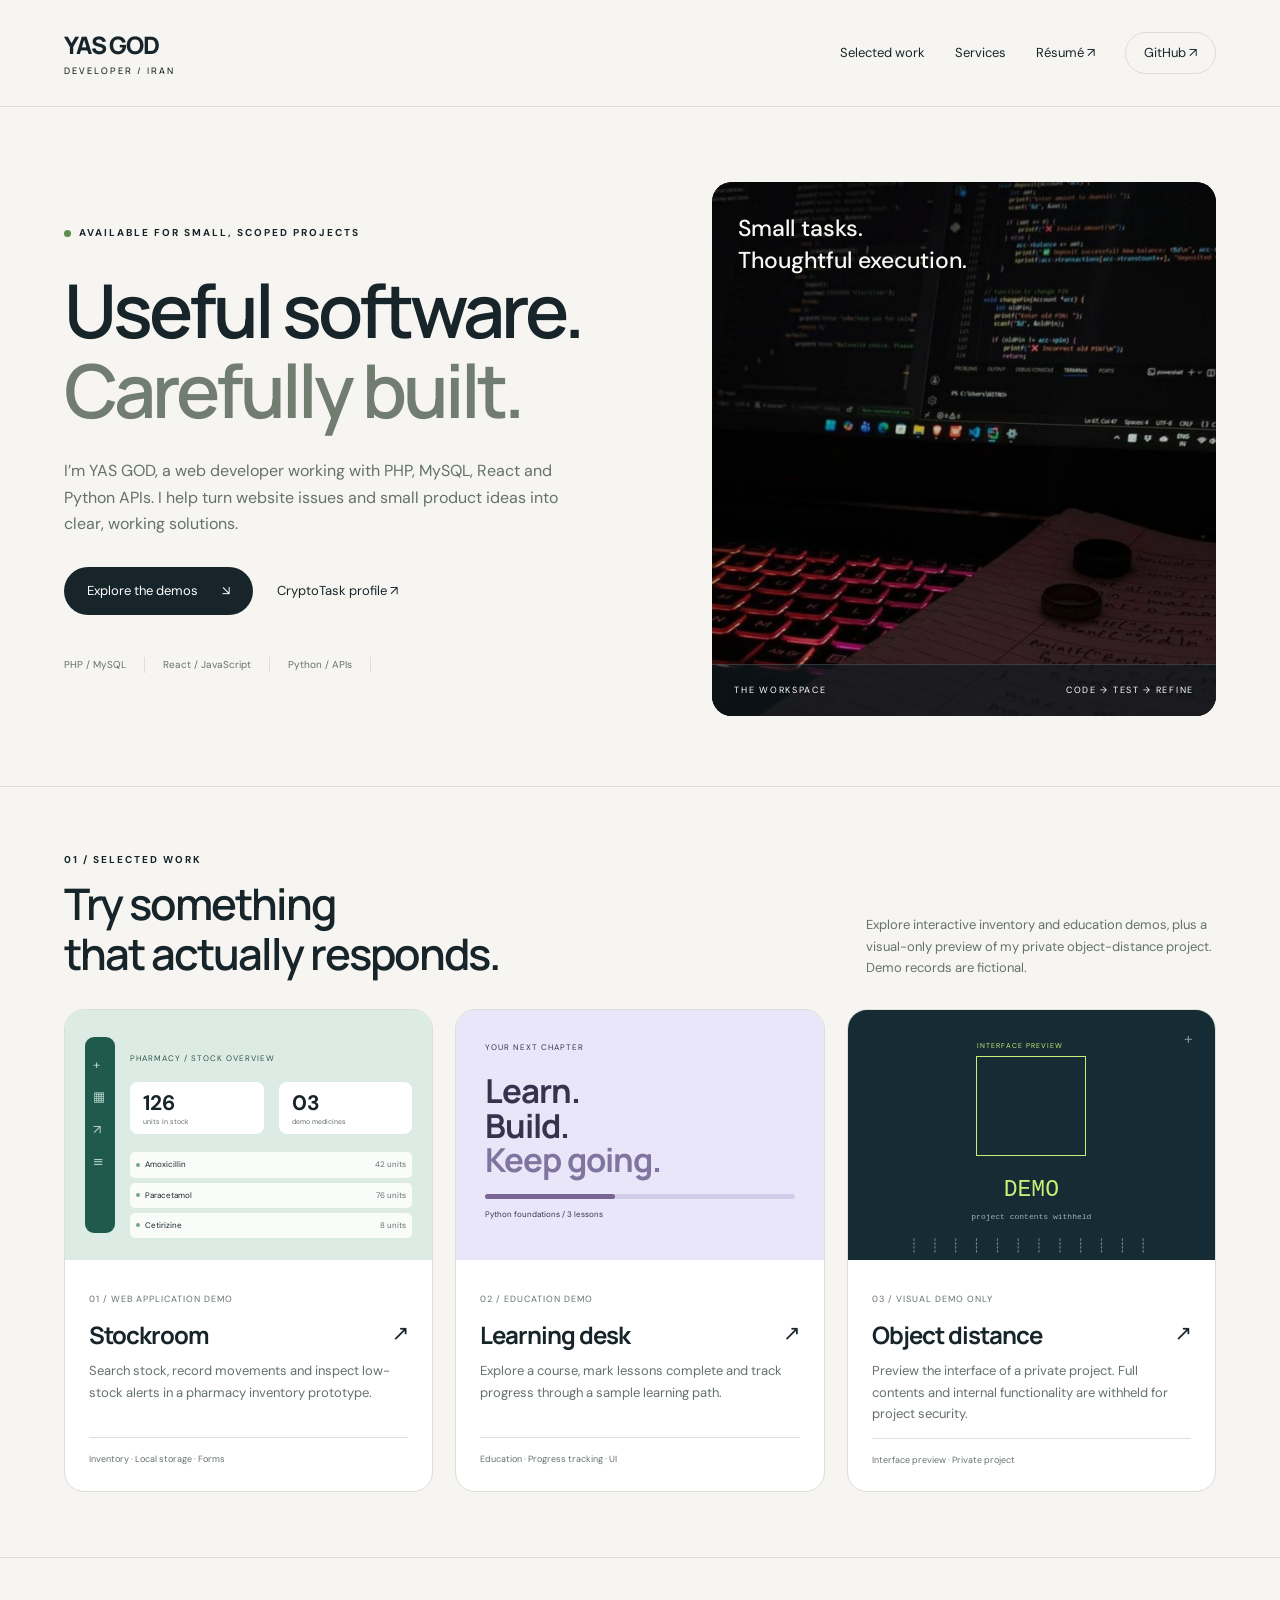
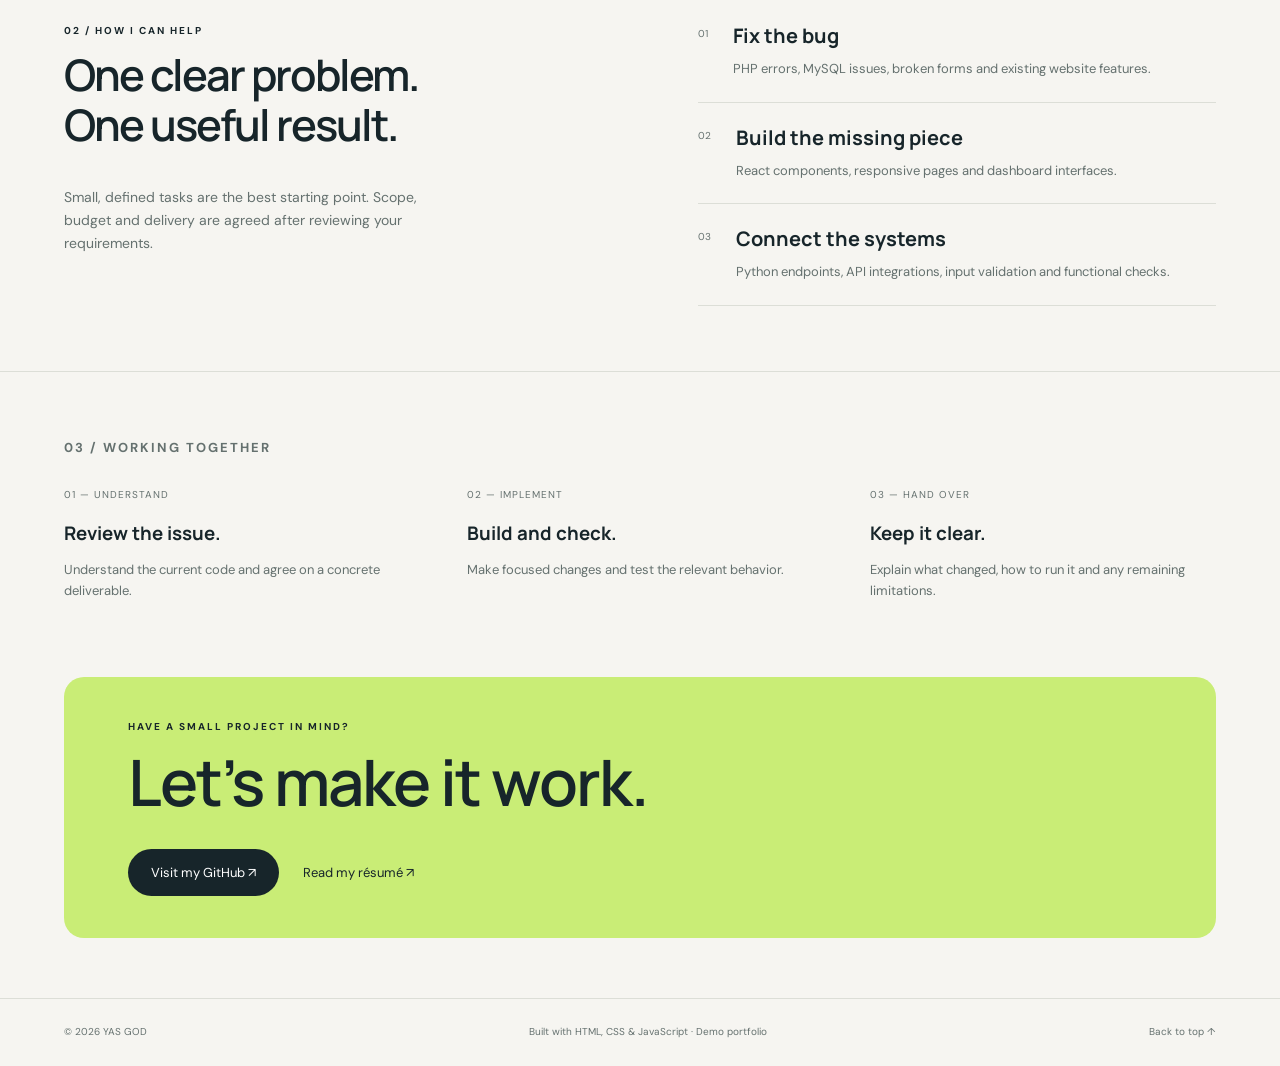
<file: index.html>
<!doctype html>
<html lang="en"><head><meta charset="utf-8"><meta name="viewport" content="width=device-width,initial-scale=1"><meta name="description" content="YAS GOD — web development portfolio. PHP, MySQL, React and Python APIs. Explore inventory and education demos, plus a visual-only object-distance project preview."><meta name="theme-color" content="#111b20"><title>YAS GOD — Web Developer</title><link rel="stylesheet" href="styles.css"></head>
<body><a class="skip" href="#main">Skip to content</a><header><a class="wordmark" href="#">YAS GOD<span>DEVELOPER / IRAN</span></a><nav aria-label="Main"><a href="#work">Selected work</a><a href="#services">Services</a><a href="resume.html">Résumé ↗</a><a class="nav-contact" href="https://github.com/yasinor009">GitHub ↗</a></nav></header>
<main id="main"><section class="hero"><div><p class="eyebrow"><span class="status"></span> AVAILABLE FOR SMALL, SCOPED PROJECTS</p><h1>Useful software.<br><em>Carefully built.</em></h1><p class="lead">I’m YAS GOD, a web developer working with PHP, MySQL, React and Python APIs. I help turn website issues and small product ideas into clear, working solutions.</p><div class="actions"><a class="button" href="#work">Explore the demos <span>↘</span></a><a href="https://www.cryptotask.org/en/freelancers/yas-god/60518">CryptoTask profile ↗</a></div><div class="stack"><span>PHP / MySQL</span><span>React / JavaScript</span><span>Python / APIs</span></div></div><figure class="hero-image"><img src="profile.jpg" alt="A coding workspace with a laptop, illuminated keyboard and handwritten notes" width="1280" height="1280"><figcaption><span>THE WORKSPACE</span><span>CODE → TEST → REFINE</span></figcaption><div class="image-note">Small tasks.<br>Thoughtful execution.</div></figure></section>
<section id="work" class="section"><div class="section-heading"><div><p class="eyebrow">01 / SELECTED WORK</p><h2>Try something<br>that actually responds.</h2></div><p>Explore interactive inventory and education demos, plus a visual-only preview of my private object-distance project. Demo records are fictional.</p></div>
<div class="project-grid"><a class="project inventory-card" href="inventory.html"><div class="mini-dashboard"><div class="mini-side">+<br>▦<br>↗<br>≡</div><div class="mini-main"><small>PHARMACY / STOCK OVERVIEW</small><div class="mini-stats"><b>126<span>units in stock</span></b><b>03<span>demo medicines</span></b></div><div class="mini-row"><i></i> Amoxicillin <span>42 units</span></div><div class="mini-row"><i></i> Paracetamol <span>76 units</span></div><div class="mini-row"><i></i> Cetirizine <span>8 units</span></div></div></div><div class="project-caption"><span>01 / WEB APPLICATION DEMO</span><h3>Stockroom <b>↗</b></h3><p>Search stock, record movements and inspect low-stock alerts in a pharmacy inventory prototype.</p><div class="tags">Inventory · Local storage · Forms</div></div></a>
<a class="project academy-card" href="academy.html"><div class="academy-preview"><small>YOUR NEXT CHAPTER</small><h4>Learn.<br>Build.<br><em>Keep going.</em></h4><div class="progress-line"><span></span></div><p>Python foundations / 3 lessons</p></div><div class="project-caption"><span>02 / EDUCATION DEMO</span><h3>Learning desk <b>↗</b></h3><p>Explore a course, mark lessons complete and track progress through a sample learning path.</p><div class="tags">Education · Progress tracking · UI</div></div></a>
<a class="project distance-card" href="distance.html"><div class="distance-preview"><span class="crosshair">+</span><div class="target-box"><small>INTERFACE PREVIEW</small></div><span class="measurement">DEMO <small>project contents withheld</small></span><div class="ticks">┊ ┊ ┊ ┊ ┊ ┊ ┊ ┊ ┊ ┊ ┊ ┊</div></div><div class="project-caption"><span>03 / VISUAL DEMO ONLY</span><h3>Object distance <b>↗</b></h3><p>Preview the interface of a private project. Full contents and internal functionality are withheld for project security.</p><div class="tags">Interface preview · Private project</div></div></a></div></section>
<section id="services" class="section services"><div><p class="eyebrow">02 / HOW I CAN HELP</p><h2>One clear problem.<br>One useful result.</h2><p class="muted">Small, defined tasks are the best starting point. Scope, budget and delivery are agreed after reviewing your requirements.</p></div><div class="service-list"><article><span>01</span><div><h3>Fix the bug</h3><p>PHP errors, MySQL issues, broken forms and existing website features.</p></div></article><article><span>02</span><div><h3>Build the missing piece</h3><p>React components, responsive pages and dashboard interfaces.</p></div></article><article><span>03</span><div><h3>Connect the systems</h3><p>Python endpoints, API integrations, input validation and functional checks.</p></div></article></div></section>
<section class="process section"><p class="eyebrow">03 / WORKING TOGETHER</p><div class="process-grid"><article><span>01 — UNDERSTAND</span><h3>Review the issue.</h3><p>Understand the current code and agree on a concrete deliverable.</p></article><article><span>02 — IMPLEMENT</span><h3>Build and check.</h3><p>Make focused changes and test the relevant behavior.</p></article><article><span>03 — HAND OVER</span><h3>Keep it clear.</h3><p>Explain what changed, how to run it and any remaining limitations.</p></article></div></section>
<section class="contact section"><p class="eyebrow">HAVE A SMALL PROJECT IN MIND?</p><h2>Let’s make it work.</h2><div class="actions"><a class="button" href="https://github.com/yasinor009">Visit my GitHub ↗</a><a href="resume.html">Read my résumé ↗</a></div></section></main><footer><span>© <span id="year">2026</span> YAS GOD</span><span>Built with HTML, CSS & JavaScript · Demo portfolio</span><a href="#">Back to top ↑</a></footer><script src="app.js" defer></script></body></html>
</file>
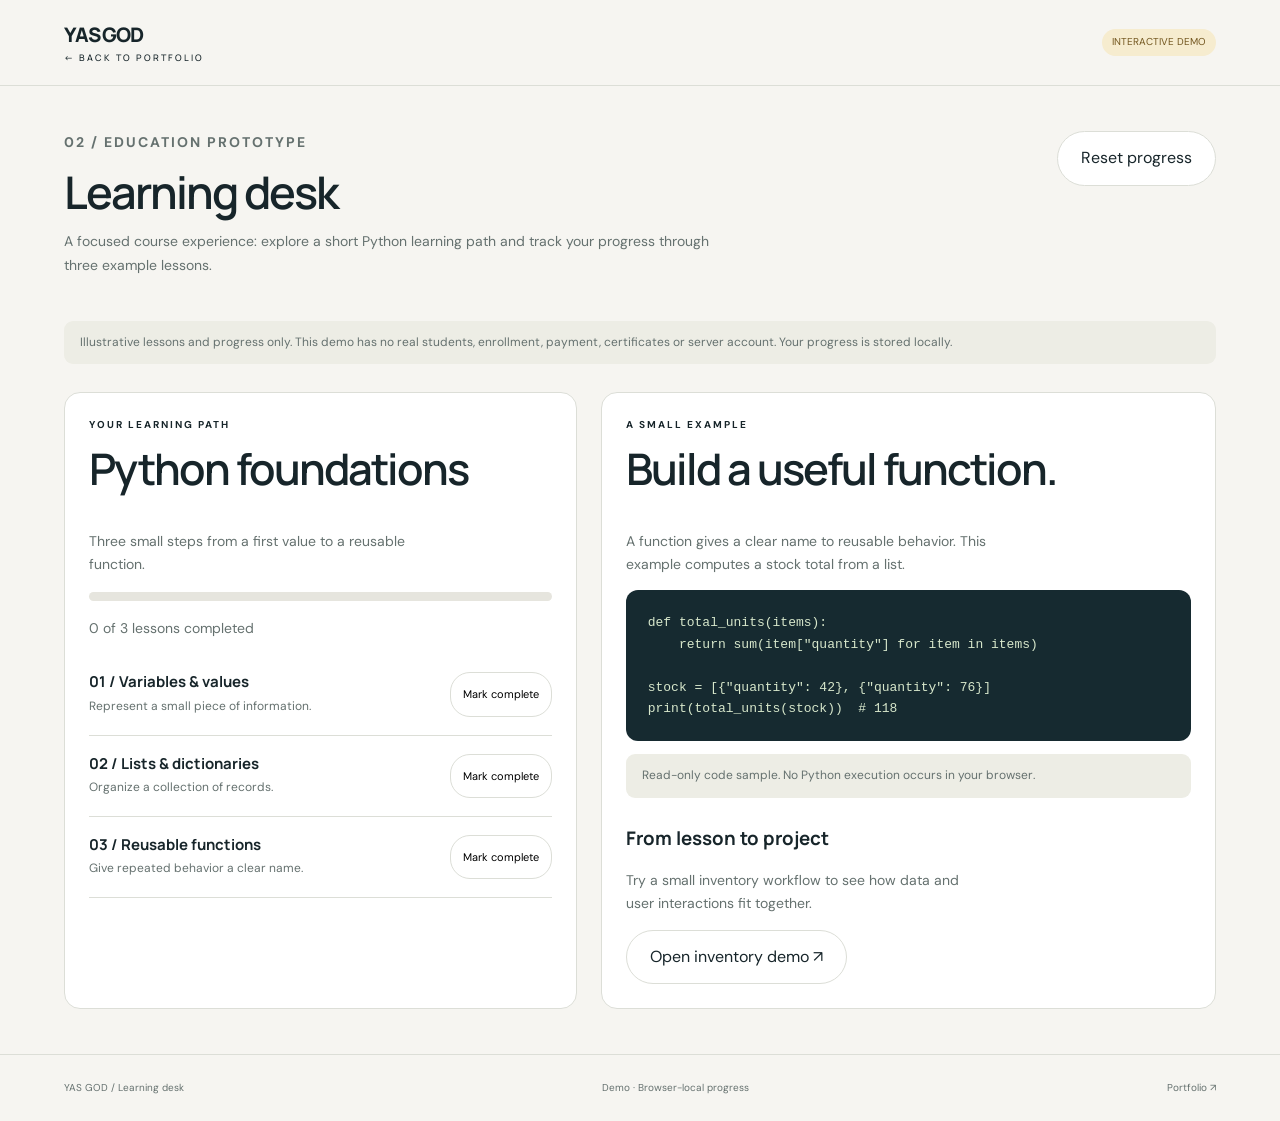
<file: academy.html>
<!doctype html><html lang="en"><head><meta charset="utf-8"><meta name="viewport" content="width=device-width,initial-scale=1"><title>Learning Desk — Education Demo | YAS GOD</title><link rel="stylesheet" href="styles.css"></head><body data-demo="academy"><header class="demo-header"><a class="wordmark" href="index.html">YAS GOD<span>← BACK TO PORTFOLIO</span></a><span class="demo-label">INTERACTIVE DEMO</span></header><main class="demo-main" id="main"><div class="demo-title"><div><p class="eyebrow">02 / EDUCATION PROTOTYPE</p><h1>Learning desk</h1><p>A focused course experience: explore a short Python learning path and track your progress through three example lessons.</p></div><button id="reset" class="button secondary">Reset progress</button></div><p class="notice">Illustrative lessons and progress only. This demo has no real students, enrollment, payment, certificates or server account. Your progress is stored locally.</p><div class="two-col" style="margin-top:28px"><section class="panel"><p class="eyebrow">YOUR LEARNING PATH</p><h2>Python foundations</h2><p class="muted">Three small steps from a first value to a reusable function.</p><div class="large-progress" role="progressbar" aria-label="Lesson completion" aria-valuemin="0" aria-valuemax="100" aria-valuenow="0" id="progress"><span id="progress-fill" style="width:0%"></span></div><p id="progress-label" class="muted" role="status">0 of 3 lessons completed</p><div id="lessons"></div></section><section class="panel"><p class="eyebrow">A SMALL EXAMPLE</p><h2>Build a useful function.</h2><p class="muted">A function gives a clear name to reusable behavior. This example computes a stock total from a list.</p><pre class="code"><code>def total_units(items):
    return sum(item["quantity"] for item in items)

stock = [{"quantity": 42}, {"quantity": 76}]
print(total_units(stock))  # 118</code></pre><p class="notice">Read-only code sample. No Python execution occurs in your browser.</p><h3 style="margin-top:28px">From lesson to project</h3><p class="muted">Try a small inventory workflow to see how data and user interactions fit together.</p><a class="button secondary" href="inventory.html">Open inventory demo ↗</a></section></div></main><footer><span>YAS GOD / Learning desk</span><span>Demo · Browser-local progress</span><a href="index.html">Portfolio ↗</a></footer><script src="app.js" defer></script></body></html>
</file>
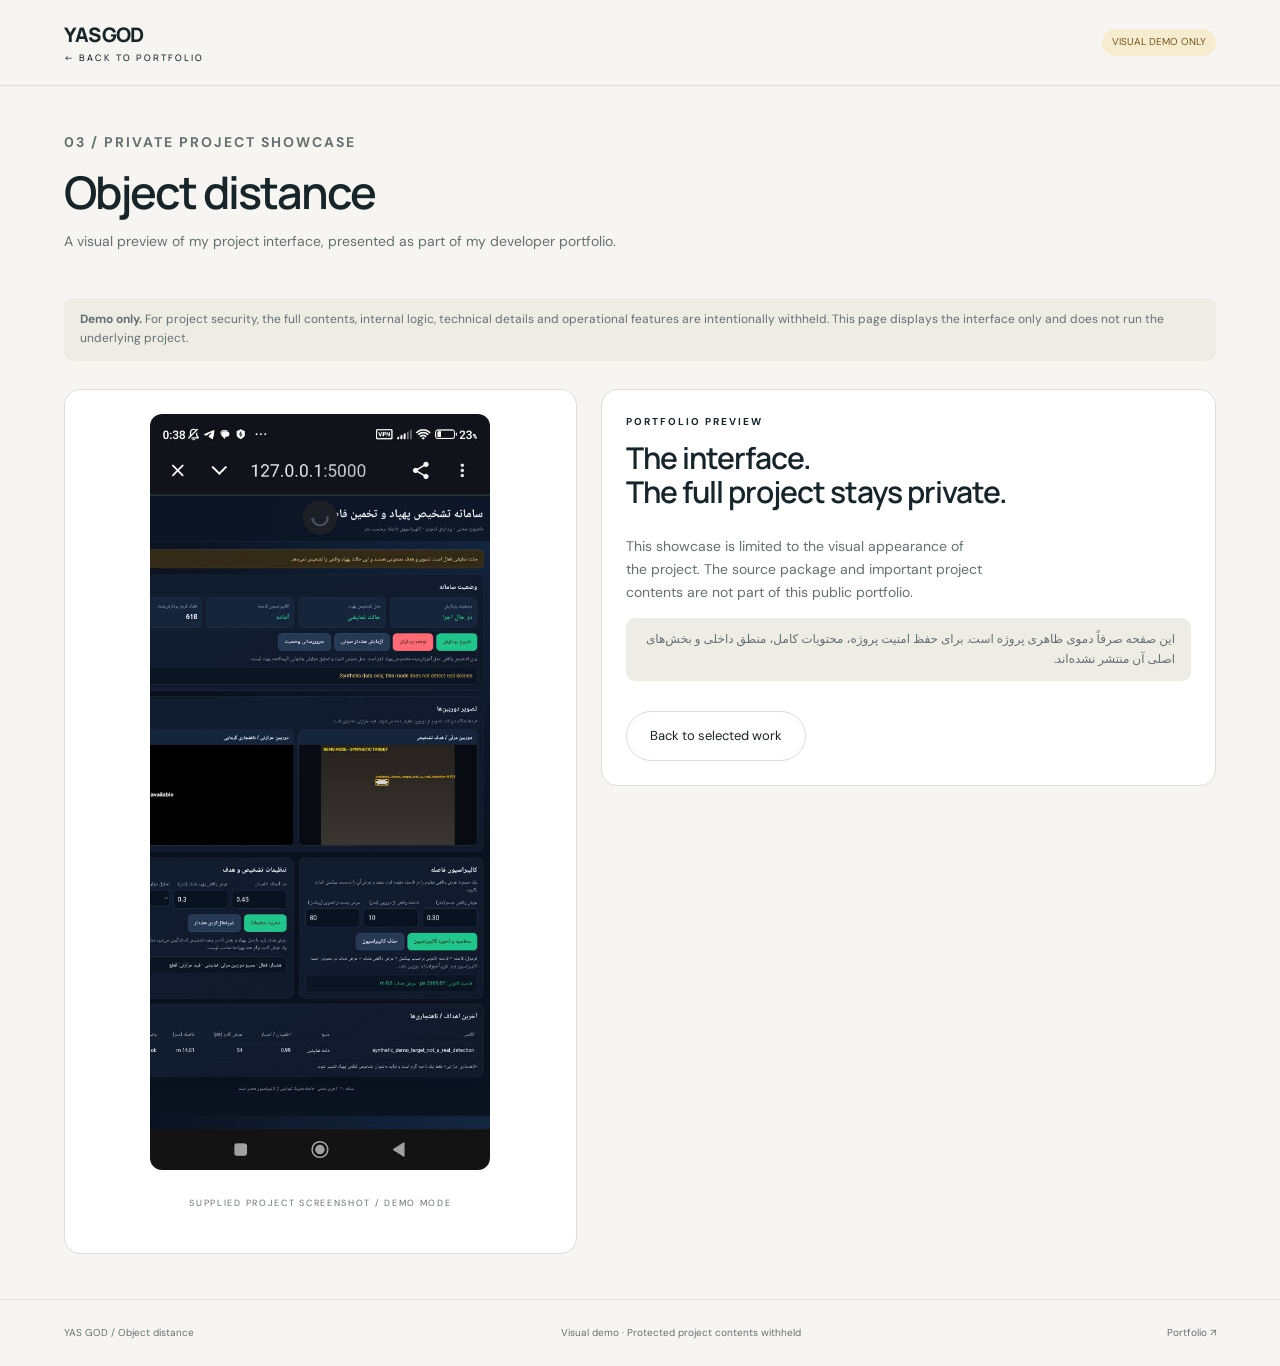
<file: distance.html>
<!doctype html><html lang="en"><head><meta charset="utf-8"><meta name="viewport" content="width=device-width,initial-scale=1"><meta name="description" content="Visual-only preview of an object-distance project. Full contents and internal implementation are withheld for project security."><title>Object Distance — Interface Demo | YAS GOD</title><link rel="stylesheet" href="styles.css"></head><body><header class="demo-header"><a class="wordmark" href="index.html">YAS GOD<span>← BACK TO PORTFOLIO</span></a><span class="demo-label">VISUAL DEMO ONLY</span></header><main class="demo-main" id="main"><div class="demo-title"><div><p class="eyebrow">03 / PRIVATE PROJECT SHOWCASE</p><h1>Object distance</h1><p>A visual preview of my project interface, presented as part of my developer portfolio.</p></div></div><p class="notice"><strong>Demo only.</strong> For project security, the full contents, internal logic, technical details and operational features are intentionally withheld. This page displays the interface only and does not run the underlying project.</p><div class="two-col" style="margin-top:28px;align-items:start"><figure class="panel" style="margin:0;text-align:center"><img src="distance-preview.jpg" alt="Screenshot of the project's dark Persian-language dashboard in demo mode" style="max-width:100%;width:340px;height:auto;border-radius:12px" width="576" height="1280"><figcaption style="position:static;background:none;border:0;color:var(--muted);justify-content:center">SUPPLIED PROJECT SCREENSHOT / DEMO MODE</figcaption></figure><section class="panel"><p class="eyebrow">PORTFOLIO PREVIEW</p><h2 style="font-size:30px;letter-spacing:-1px">The interface.<br>The full project stays private.</h2><p class="muted">This showcase is limited to the visual appearance of the project. The source package and important project contents are not part of this public portfolio.</p><p class="notice" lang="fa" dir="rtl">این صفحه صرفاً دموی ظاهری پروژه است. برای حفظ امنیت پروژه، محتویات کامل، منطق داخلی و بخش‌های اصلی آن منتشر نشده‌اند.</p><div class="actions"><a class="button secondary" href="index.html#work">Back to selected work</a></div></section></div></main><footer><span>YAS GOD / Object distance</span><span>Visual demo · Protected project contents withheld</span><a href="index.html">Portfolio ↗</a></footer></body></html>
</file>
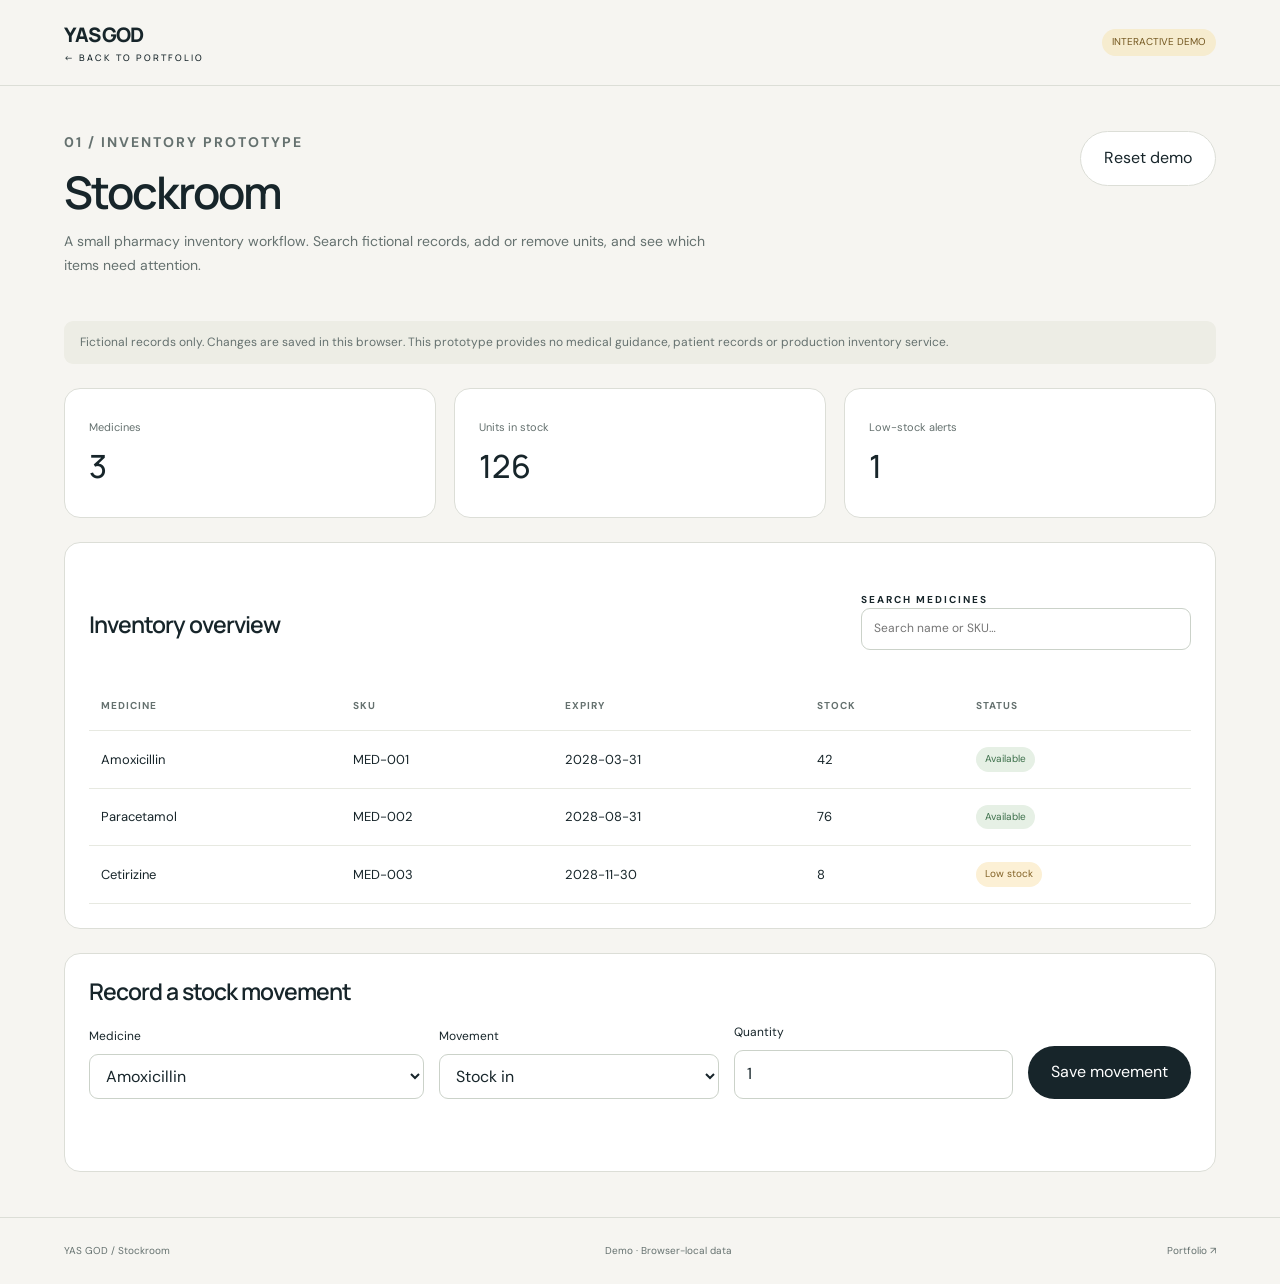
<file: inventory.html>
<!doctype html><html lang="en"><head><meta charset="utf-8"><meta name="viewport" content="width=device-width,initial-scale=1"><title>Stockroom — Inventory Demo | YAS GOD</title><link rel="stylesheet" href="styles.css"></head><body data-demo="inventory"><a class="skip" href="#main">Skip to content</a><header class="demo-header"><a class="wordmark" href="index.html">YAS GOD<span>← BACK TO PORTFOLIO</span></a><span class="demo-label">INTERACTIVE DEMO</span></header><main class="demo-main" id="main"><div class="demo-title"><div><p class="eyebrow">01 / INVENTORY PROTOTYPE</p><h1>Stockroom</h1><p>A small pharmacy inventory workflow. Search fictional records, add or remove units, and see which items need attention.</p></div><button class="button secondary" id="reset">Reset demo</button></div><p class="notice">Fictional records only. Changes are saved in this browser. This prototype provides no medical guidance, patient records or production inventory service.</p><div class="stats"><div class="stat"><small>Medicines</small><strong id="item-count">3</strong></div><div class="stat"><small>Units in stock</small><strong id="stock-total">126</strong></div><div class="stat"><small>Low-stock alerts</small><strong id="alert-total">1</strong></div></div><section class="panel"><div class="toolbar"><h2 style="font-size:23px;letter-spacing:-1px;margin:0">Inventory overview</h2><label><span class="eyebrow">SEARCH MEDICINES</span><input type="search" id="search" placeholder="Search name or SKU…"></label></div><div class="table-scroll"><table><thead><tr><th>Medicine</th><th>SKU</th><th>Expiry</th><th>Stock</th><th>Status</th></tr></thead><tbody id="inventory-rows"></tbody></table></div><p id="no-results" hidden>No matching medicines.</p></section><section class="panel" style="margin-top:24px"><h2 style="font-size:23px;letter-spacing:-1px">Record a stock movement</h2><form id="movement-form" class="form-grid"><div><label for="medicine">Medicine</label><select id="medicine" required></select></div><div><label for="movement-type">Movement</label><select id="movement-type"><option value="in">Stock in</option><option value="out">Stock out</option></select></div><div><label for="quantity">Quantity</label><input type="number" id="quantity" min="1" max="100000" step="1" value="1" required></div><button class="button" type="submit">Save movement</button></form><p class="toast" id="inventory-message" role="status" aria-live="polite"></p></section></main><footer><span>YAS GOD / Stockroom</span><span>Demo · Browser-local data</span><a href="index.html">Portfolio ↗</a></footer><script src="app.js" defer></script></body></html>
</file>
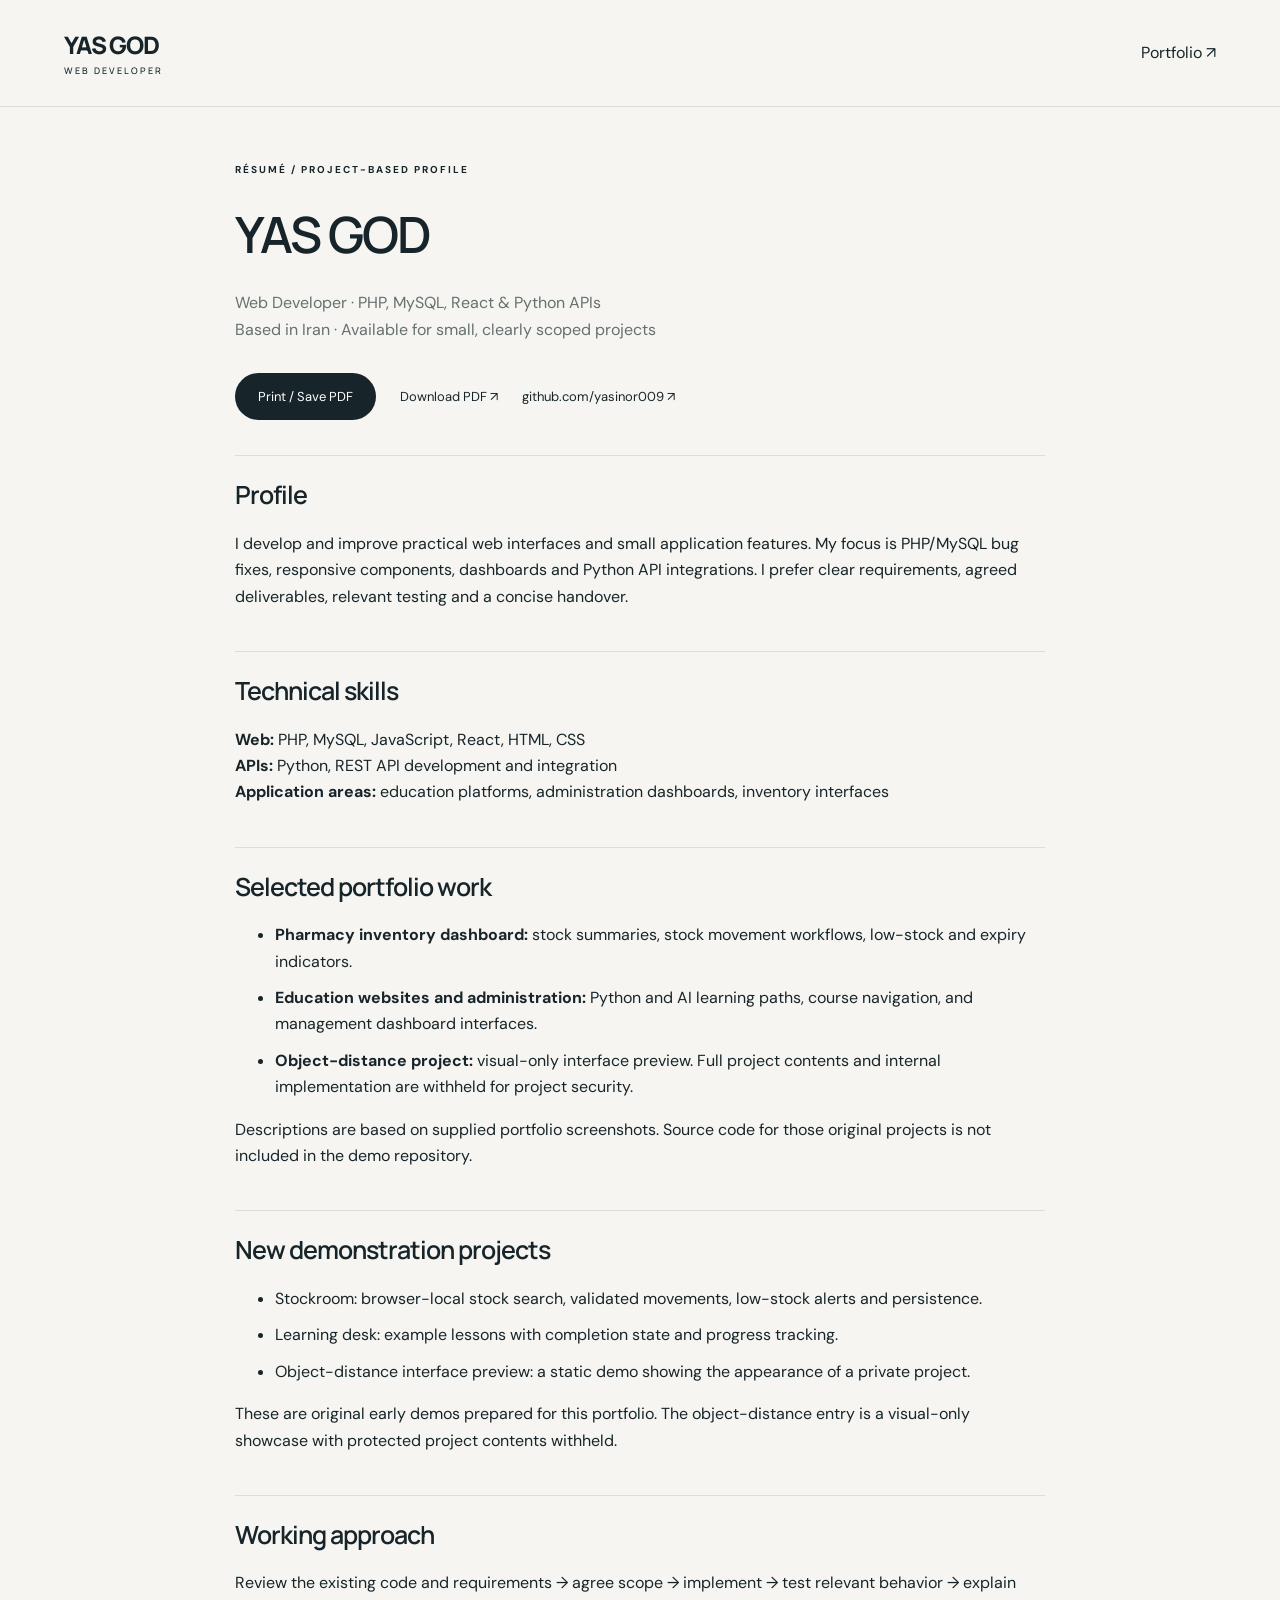
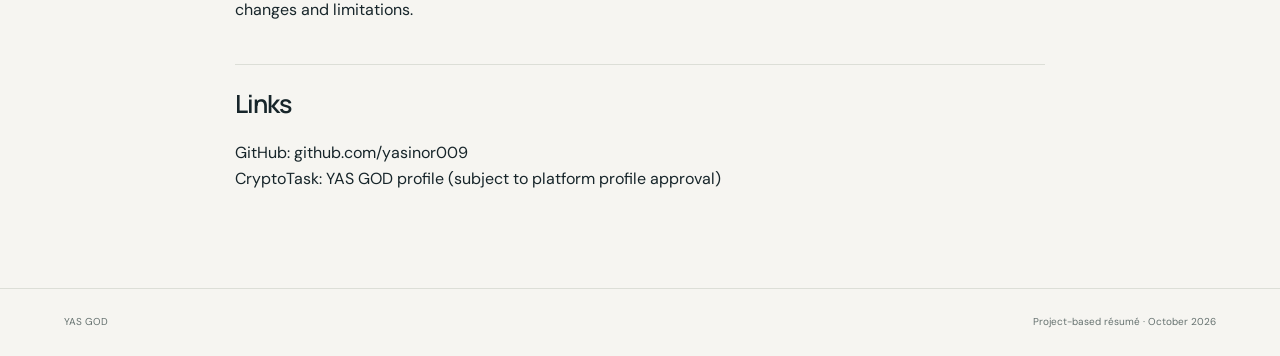
<file: resume.html>
<!doctype html><html lang="en"><head><meta charset="utf-8"><meta name="viewport" content="width=device-width,initial-scale=1"><title>Résumé — YAS GOD</title><link rel="stylesheet" href="styles.css"></head><body><header><a class="wordmark" href="index.html">YAS GOD<span>WEB DEVELOPER</span></a><a href="index.html">Portfolio ↗</a></header><main class="resume"><p class="eyebrow">RÉSUMÉ / PROJECT-BASED PROFILE</p><h1>YAS GOD</h1><p class="lead">Web Developer · PHP, MySQL, React & Python APIs<br>Based in Iran · Available for small, clearly scoped projects</p><div class="actions"><button class="button print-hide" onclick="window.print()">Print / Save PDF</button><a href="YAS-GOD-Resume.pdf" download>Download PDF ↗</a><a href="https://github.com/yasinor009">github.com/yasinor009 ↗</a></div><section><h2>Profile</h2><p>I develop and improve practical web interfaces and small application features. My focus is PHP/MySQL bug fixes, responsive components, dashboards and Python API integrations. I prefer clear requirements, agreed deliverables, relevant testing and a concise handover.</p></section><section><h2>Technical skills</h2><p><strong>Web:</strong> PHP, MySQL, JavaScript, React, HTML, CSS<br><strong>APIs:</strong> Python, REST API development and integration<br><strong>Application areas:</strong> education platforms, administration dashboards, inventory interfaces</p></section><section><h2>Selected portfolio work</h2><ul><li><strong>Pharmacy inventory dashboard:</strong> stock summaries, stock movement workflows, low-stock and expiry indicators.</li><li><strong>Education websites and administration:</strong> Python and AI learning paths, course navigation, and management dashboard interfaces.</li><li><strong>Object-distance project:</strong> visual-only interface preview. Full project contents and internal implementation are withheld for project security.</li></ul><p>Descriptions are based on supplied portfolio screenshots. Source code for those original projects is not included in the demo repository.</p></section><section><h2>New demonstration projects</h2><ul><li><a href="inventory.html">Stockroom:</a> browser-local stock search, validated movements, low-stock alerts and persistence.</li><li><a href="academy.html">Learning desk:</a> example lessons with completion state and progress tracking.</li><li><a href="distance.html">Object-distance interface preview:</a> a static demo showing the appearance of a private project.</li></ul><p>These are original early demos prepared for this portfolio. The object-distance entry is a visual-only showcase with protected project contents withheld.</p></section><section><h2>Working approach</h2><p>Review the existing code and requirements → agree scope → implement → test relevant behavior → explain changes and limitations.</p></section><section><h2>Links</h2><p>GitHub: <a href="https://github.com/yasinor009">github.com/yasinor009</a><br>CryptoTask: <a href="https://www.cryptotask.org/en/freelancers/yas-god/60518">YAS GOD profile</a> (subject to platform profile approval)</p></section></main><footer><span>YAS GOD</span><span>Project-based résumé · October 2026</span></footer></body></html>
</file>
<file: styles.css>
@import url('https://fonts.googleapis.com/css2?family=DM+Sans:wght@400;500;600;700&family=Manrope:wght@400;500;600;700;800&display=swap');
:root{--bg:#f6f5f1;--ink:#17252a;--muted:#65716f;--line:#dcded7;--accent:#c9ed76;--green:#216553;--white:#fff;--radius:20px}*{box-sizing:border-box}html{scroll-behavior:smooth}body{margin:0;background:var(--bg);color:var(--ink);font-family:'DM Sans',system-ui,sans-serif;line-height:1.65}a{color:inherit;text-decoration:none}button,input,select{font:inherit}button,a,input,select{ -webkit-tap-highlight-color:transparent}button{cursor:pointer}a:focus-visible,button:focus-visible,input:focus-visible,select:focus-visible{outline:3px solid #6b8d22;outline-offset:4px}header,main,footer{max-width:1440px;margin:auto}header{padding:30px 5%;display:flex;align-items:center;justify-content:space-between;border-bottom:1px solid var(--line)}.wordmark{font-family:Manrope,system-ui,sans-serif;font-size:24px;font-weight:800;letter-spacing:-1.2px;line-height:1.25}.wordmark span{display:block;font-size:9px;letter-spacing:2px;font-weight:500;margin-top:5px}nav{display:flex;gap:30px;align-items:center;font-size:13px}.nav-contact{border:1px solid var(--line);border-radius:30px;padding:9px 18px}.hero{padding:75px 5% 70px;display:grid;grid-template-columns:1.15fr 1fr;gap:6%;align-items:center}.eyebrow{font-size:10px;letter-spacing:2px;font-weight:700;display:flex;gap:8px;align-items:center}.status{background:#5b8f4b;width:7px;height:7px;border-radius:50%;display:inline-block}h1,h2,h3,h4,p{margin-top:0}h1,h2,h3,h4{font-family:Manrope,system-ui,sans-serif}h1{font-size:clamp(44px,5.8vw,82px);line-height:1.07;letter-spacing:-4px;font-weight:600;margin:29px 0}h1 em{font-style:normal;color:#727d72}h2{font-size:clamp(30px,3.4vw,48px);line-height:1.15;letter-spacing:-2px;font-weight:600}h3{line-height:1.3}.lead{max-width:520px;color:var(--muted);font-size:16px}.actions{display:flex;align-items:center;gap:24px;margin-top:30px;font-size:13px}.button{background:var(--ink);color:white;border:0;border-radius:30px;padding:13px 23px;display:inline-flex;gap:24px;align-items:center;justify-content:center}.button:hover{background:#2b4949}.button.secondary{background:white;color:var(--ink);border:1px solid var(--line)}.stack{display:flex;flex-wrap:wrap;gap:18px;font-size:10px;margin-top:42px;color:var(--muted)}.stack span{padding-right:18px;border-right:1px solid var(--line)}.hero-image{margin:0;position:relative;background:#0d1014;border-radius:var(--radius);overflow:hidden;aspect-ratio:1/1.06}.hero-image img{width:100%;height:100%;object-fit:cover;filter:brightness(.8)}figcaption{position:absolute;bottom:0;left:0;right:0;display:flex;justify-content:space-between;color:white;padding:18px 22px;font-size:9px;letter-spacing:1.7px;border-top:1px solid #ffffff25;background:#101b20a6}.image-note{position:absolute;left:26px;top:30px;color:#f8f9f4;font-size:23px;line-height:1.4;font-weight:500}.section{padding:65px 5%;border-top:1px solid var(--line)}.section-heading{display:flex;align-items:flex-end;justify-content:space-between;gap:40px;margin-bottom:30px}.section-heading h2{margin-bottom:0}.section-heading>p{width:350px;color:var(--muted);font-size:13px;margin-bottom:0}.project-grid{display:grid;grid-template-columns:repeat(3,1fr);gap:22px}.project{border:1px solid var(--line);border-radius:var(--radius);overflow:hidden;background:#fff;transition:transform .2s}.project:hover{transform:translateY(-5px)}.project-caption{padding:24px}.project-caption>span,.tags{font-size:9px;letter-spacing:1px;color:var(--muted)}.project-caption h3{font-size:24px;letter-spacing:-1px;margin:9px 0 10px}.project-caption b{float:right;font-size:21px;font-weight:400}.project-caption p{font-size:13px;color:var(--muted);min-height:64px}.tags{letter-spacing:0;padding-top:14px;border-top:1px solid var(--line)}.mini-dashboard,.academy-preview,.distance-preview{height:250px;overflow:hidden}.mini-dashboard{display:flex;background:#dcebe4;padding:27px 20px;gap:15px}.mini-side{background:#20594e;color:#b6d3c7;min-width:30px;padding:12px 8px;border-radius:9px;line-height:2.5;font-size:13px}.mini-main{width:100%;padding-top:6px}.mini-main>small{font-size:8px;letter-spacing:1px;color:#31574b}.mini-stats{display:flex;gap:15px;padding:13px 0}.mini-stats b{background:#fff;padding:8px 13px;border-radius:8px;font-size:21px;line-height:1.3;flex:1}.mini-stats span{font-size:7px;display:block;color:var(--muted);font-weight:400}.mini-row{display:flex;align-items:center;background:#f9fcf9;border-radius:5px;margin-top:5px;padding:6px;font-size:8px;gap:5px}.mini-row span{margin-left:auto;color:var(--muted)}.mini-row i{width:4px;height:4px;background:#79a38f;border-radius:50%}.academy-preview{padding:22px 29px;background:#e9e6fa;color:#38324e}.academy-preview small{font-size:8px;letter-spacing:1px}.academy-preview h4{font-size:33px;line-height:1.05;letter-spacing:-1px;margin:16px 0}.academy-preview em{color:#80759e;font-style:normal}.progress-line{height:5px;border-radius:5px;background:#d3cce9;width:100%}.progress-line span{display:block;width:42%;background:#786594;height:100%;border-radius:5px}.academy-preview p{font-size:8px;margin-top:9px}.distance-preview{background:#152c34;position:relative;color:var(--accent);padding:30px}.crosshair{position:absolute;top:16px;right:22px;color:#7b8e90}.target-box{border:1px solid var(--accent);height:100px;width:110px;margin:16px auto;position:relative}.target-box small{position:absolute;top:-17px;left:0;white-space:nowrap;font-size:7px;letter-spacing:1px}.measurement{display:block;text-align:center;font-size:23px;font-family:monospace}.measurement small{display:block;font-size:8px;color:#9bb4b5}.ticks{text-align:center;font-size:13px;color:#728b88;letter-spacing:5px;margin-top:12px}.services{display:grid;grid-template-columns:1fr 1fr;gap:10%}.muted{color:var(--muted);max-width:360px;font-size:14px}.service-list article{display:flex;gap:25px;border-bottom:1px solid var(--line);padding:22px 0}.service-list article:first-child{padding-top:0}.service-list article>span{font-size:10px;color:var(--muted);padding-top:3px}.service-list h3{font-size:20px;margin-bottom:9px}.service-list p,.process p{color:var(--muted);font-size:13px;margin-bottom:0}.process-grid{display:grid;grid-template-columns:repeat(3,1fr);gap:5%;padding-top:22px}.process article>span{font-size:10px;color:var(--muted);letter-spacing:1px}.process h3{margin:14px 0}.contact{background:var(--accent);border-radius:var(--radius);margin:10px 5% 60px;padding:42px 5%;border:0}.contact h2{font-size:clamp(34px,5vw,64px);margin-bottom:5px}footer{padding:25px 5%;display:flex;justify-content:space-between;gap:20px;font-size:10px;color:var(--muted);border-top:1px solid var(--line)}.skip{position:fixed;top:-100px;padding:10px;background:white;z-index:10}.skip:focus{top:0}.demo-header{padding:22px 5%}.demo-header .wordmark{font-size:20px}.demo-label{font-size:10px;padding:5px 10px;border-radius:20px;color:#735720;background:#f6eccf}.demo-main{padding:45px 5%;min-height:75vh}.demo-title{display:flex;justify-content:space-between;align-items:flex-start;gap:30px;margin-bottom:30px}.demo-title h1{font-size:45px;margin:10px 0 14px;letter-spacing:-2px}.demo-title p{max-width:650px;color:var(--muted);font-size:14px}.stats{display:grid;grid-template-columns:repeat(3,1fr);gap:18px;margin:24px 0}.stat,.panel{background:white;border:1px solid var(--line);border-radius:16px;padding:24px}.stat small{font-size:11px;color:var(--muted)}.stat strong{font-size:32px;display:block;font-weight:500;font-family:Manrope,system-ui,sans-serif}.toolbar{display:flex;gap:12px;justify-content:space-between;align-items:center;margin:25px 0}input,select{border:1px solid #cbd2c9;padding:10px 12px;border-radius:9px;background:white;color:var(--ink);min-width:0}input[type=search]{width:330px;max-width:100%}label{font-size:12px;display:block;margin-bottom:7px}table{border-collapse:collapse;width:100%;font-size:13px}td,th{padding:16px 12px;text-align:left;border-bottom:1px solid #e7e9e1}th{font-size:10px;text-transform:uppercase;letter-spacing:1px;color:var(--muted)}.table-scroll{overflow-x:auto}.pill{font-size:10px;padding:4px 9px;display:inline-block;border-radius:15px;background:#e6f0e5;color:#3d704b}.pill.warning{background:#fcf0d5;color:#826226}.pill.danger{background:#fae0dd;color:#a23b31}.notice{font-size:12px;color:var(--muted);background:#edede5;padding:12px 16px;border-radius:9px}.form-grid{display:grid;grid-template-columns:1.2fr 1fr 1fr auto;gap:15px;align-items:end}.form-grid input,.form-grid select{width:100%}.toast{min-height:26px;margin-top:10px;font-size:12px;color:#256b4c}.two-col{display:grid;grid-template-columns:1fr 1.2fr;gap:24px}.lesson{padding:18px 0;border-bottom:1px solid var(--line);display:flex;justify-content:space-between;gap:15px}.lesson button{border:1px solid var(--line);border-radius:20px;background:white;padding:6px 12px;font-size:11px}.lesson button[aria-pressed=true]{background:#e3efcf}.lesson h3{font-size:15px;margin-bottom:5px}.lesson p{font-size:12px;margin-bottom:0;color:var(--muted)}.large-progress{height:9px;background:#e6e5de;border-radius:8px;margin:16px 0}.large-progress span{height:100%;background:#5c8b68;border-radius:8px;display:block}.code{font-family:monospace;white-space:pre-wrap;background:#162a30;color:#d7e7cb;padding:22px;border-radius:12px;font-size:13px}.field-row{margin-bottom:22px}.field-row input{width:100%}.result{font-family:Manrope,system-ui,sans-serif;font-size:64px;letter-spacing:-3px;line-height:1.2;margin:20px 0 5px}.result small{font-size:21px;letter-spacing:0}.formula{font-family:monospace;background:#edf0e7;border-radius:8px;padding:14px;font-size:12px}.simulator{background:#142930;border-radius:15px;height:270px;position:relative;display:grid;place-items:center;overflow:hidden;background-image:linear-gradient(#ffffff08 1px,transparent 1px),linear-gradient(90deg,#ffffff08 1px,transparent 1px);background-size:35px 35px}.simulator .box{height:100px;border:2px solid var(--accent);width:100px;position:relative;max-width:90%}.box:before{content:'SYNTHETIC INPUT';position:absolute;top:-24px;font-size:9px;letter-spacing:2px;white-space:nowrap;color:var(--accent)}.resume{max-width:880px;padding:55px 35px}.resume h1{font-size:50px;letter-spacing:-2px}.resume section{border-top:1px solid var(--line);padding:25px 0}.resume h2{font-size:25px;letter-spacing:-1px}.resume li{margin-bottom:10px}.resume .actions{margin-bottom:35px}@media(max-width:900px){.hero{gap:4%}h1{letter-spacing:-2px}.project-grid{gap:12px}.project-caption{padding:17px}.mini-dashboard{padding:20px 10px}.services{gap:5%}.form-grid{grid-template-columns:1fr 1fr}.two-col{grid-template-columns:1fr}.section-heading>p{width:290px}}@media(max-width:650px){header{padding:22px 6%}nav{gap:15px;font-size:11px}nav a:nth-child(2),nav a:nth-child(3){display:none}.wordmark{font-size:21px}.hero{grid-template-columns:1fr;padding:45px 6%;gap:35px}.hero h1{font-size:54px}.hero-image{aspect-ratio:1.15}.lead{font-size:15px}.stack{margin-top:28px}.section{padding:42px 6%}.section-heading{display:block}.section-heading>p{width:auto;margin-top:20px}.project-grid{grid-template-columns:1fr;gap:22px}.project-caption p{min-height:0}.mini-dashboard,.academy-preview,.distance-preview{height:240px}.services,.process-grid{grid-template-columns:1fr;gap:30px}.service-list article:first-child{padding-top:10px}.process-grid{gap:28px}.contact{margin:0 6% 40px}.actions{gap:18px;flex-wrap:wrap}footer{flex-wrap:wrap;padding:25px 6%}footer span:nth-child(2){order:3;width:100%}.demo-title{display:block}.demo-title h1{font-size:38px}.stats{gap:10px}.stat{padding:15px}.stat strong{font-size:25px}.stat small{font-size:10px}.toolbar{align-items:stretch;flex-direction:column}.toolbar input{width:100%}.form-grid{grid-template-columns:1fr}.panel{padding:20px}.demo-main{padding:30px 6%}.resume{padding:35px 6%}}@media(prefers-reduced-motion:reduce){html{scroll-behavior:auto}*{transition:none!important}}@media print{header,footer,.print-hide{display:none!important}.resume{max-width:none;padding:0;font-size:11pt}body{background:white}.resume h1{font-size:32pt}.resume h2{font-size:16pt}.resume section{break-inside:avoid}a{color:inherit}.resume .actions{display:none}}
</file>
